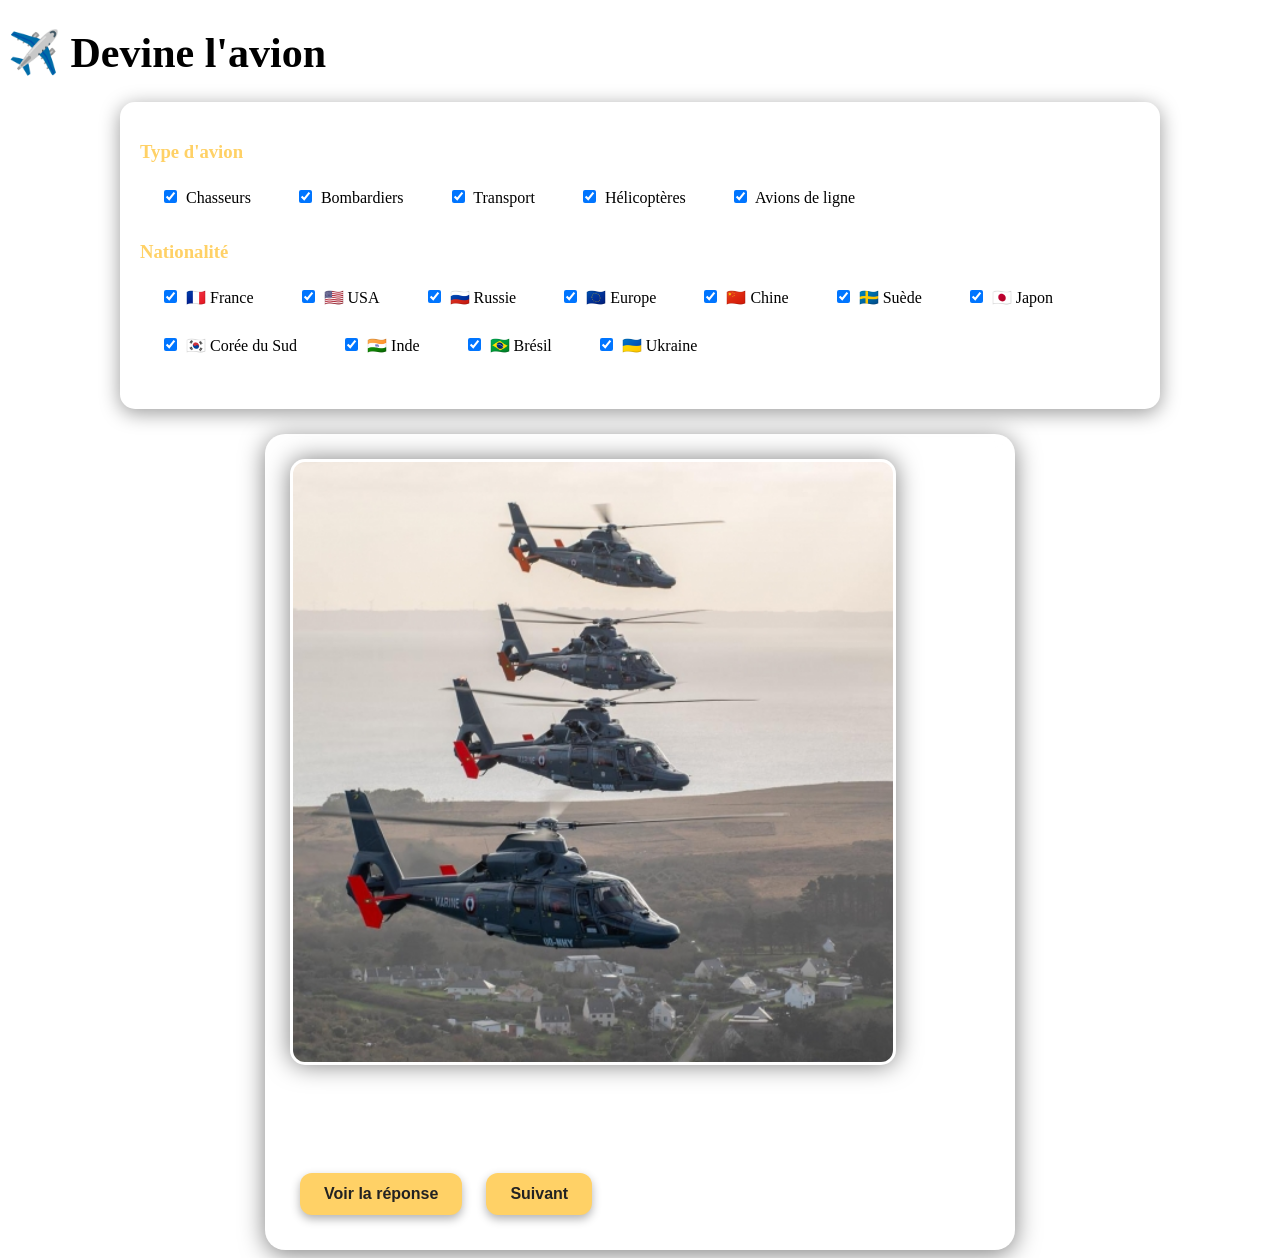
<file: index.html>
<!DOCTYPE html>
<html lang="fr">
<head>
  <meta charset="UTF-8">
  <title>Devine l'avion ✈️</title>

  <link rel="stylesheet" href="style.css">

</head>
<body>

<h1>✈️ Devine l'avion</h1>

<div id="filters">

  <!-- TYPES -->
  <div id="typeFilters" class="filter-group">
    <h3>Type d'avion</h3>

    <label><input type="checkbox" value="chasseur" checked> Chasseurs</label>
    <label><input type="checkbox" value="bombardier" checked> Bombardiers</label>
    <label><input type="checkbox" value="transport" checked> Transport</label>
    <label><input type="checkbox" value="helico" checked> Hélicoptères</label>
    <label><input type="checkbox" value="liner" checked> Avions de ligne</label>
  </div>

  <!-- NATIONALITÉS -->
  <div id="nationFilters" class="filter-group">
    <h3>Nationalité</h3>

    <label><input type="checkbox" value="france" checked> 🇫🇷 France</label>
    <label><input type="checkbox" value="usa" checked> 🇺🇸 USA</label>
    <label><input type="checkbox" value="russie" checked> 🇷🇺 Russie</label>
    <label><input type="checkbox" value="europe" checked> 🇪🇺 Europe</label>
    <label><input type="checkbox" value="chine" checked> 🇨🇳 Chine</label>
    <label><input type="checkbox" value="suede" checked> 🇸🇪 Suède</label>
    <label><input type="checkbox" value="japon" checked> 🇯🇵 Japon</label>
    <label><input type="checkbox" value="sc" checked> 🇰🇷 Corée du Sud</label>
    <label><input type="checkbox" value="inde" checked> 🇮🇳 Inde</label>
    <label><input type="checkbox" value="bresil" checked> 🇧🇷 Brésil</label>
    <label><input type="checkbox" value="ukr" checked> 🇺🇦 Ukraine</label>
  </div>

</div>

<div class="container">
  <img id="planeImage" src="" alt="Avion">
  <p id="result"></p>

  <button id="answerBtn">Voir la réponse</button>
  <button id="nextBtn">Suivant</button>
</div>

<script src="script.js"></script>
</body>
</html>
</file>
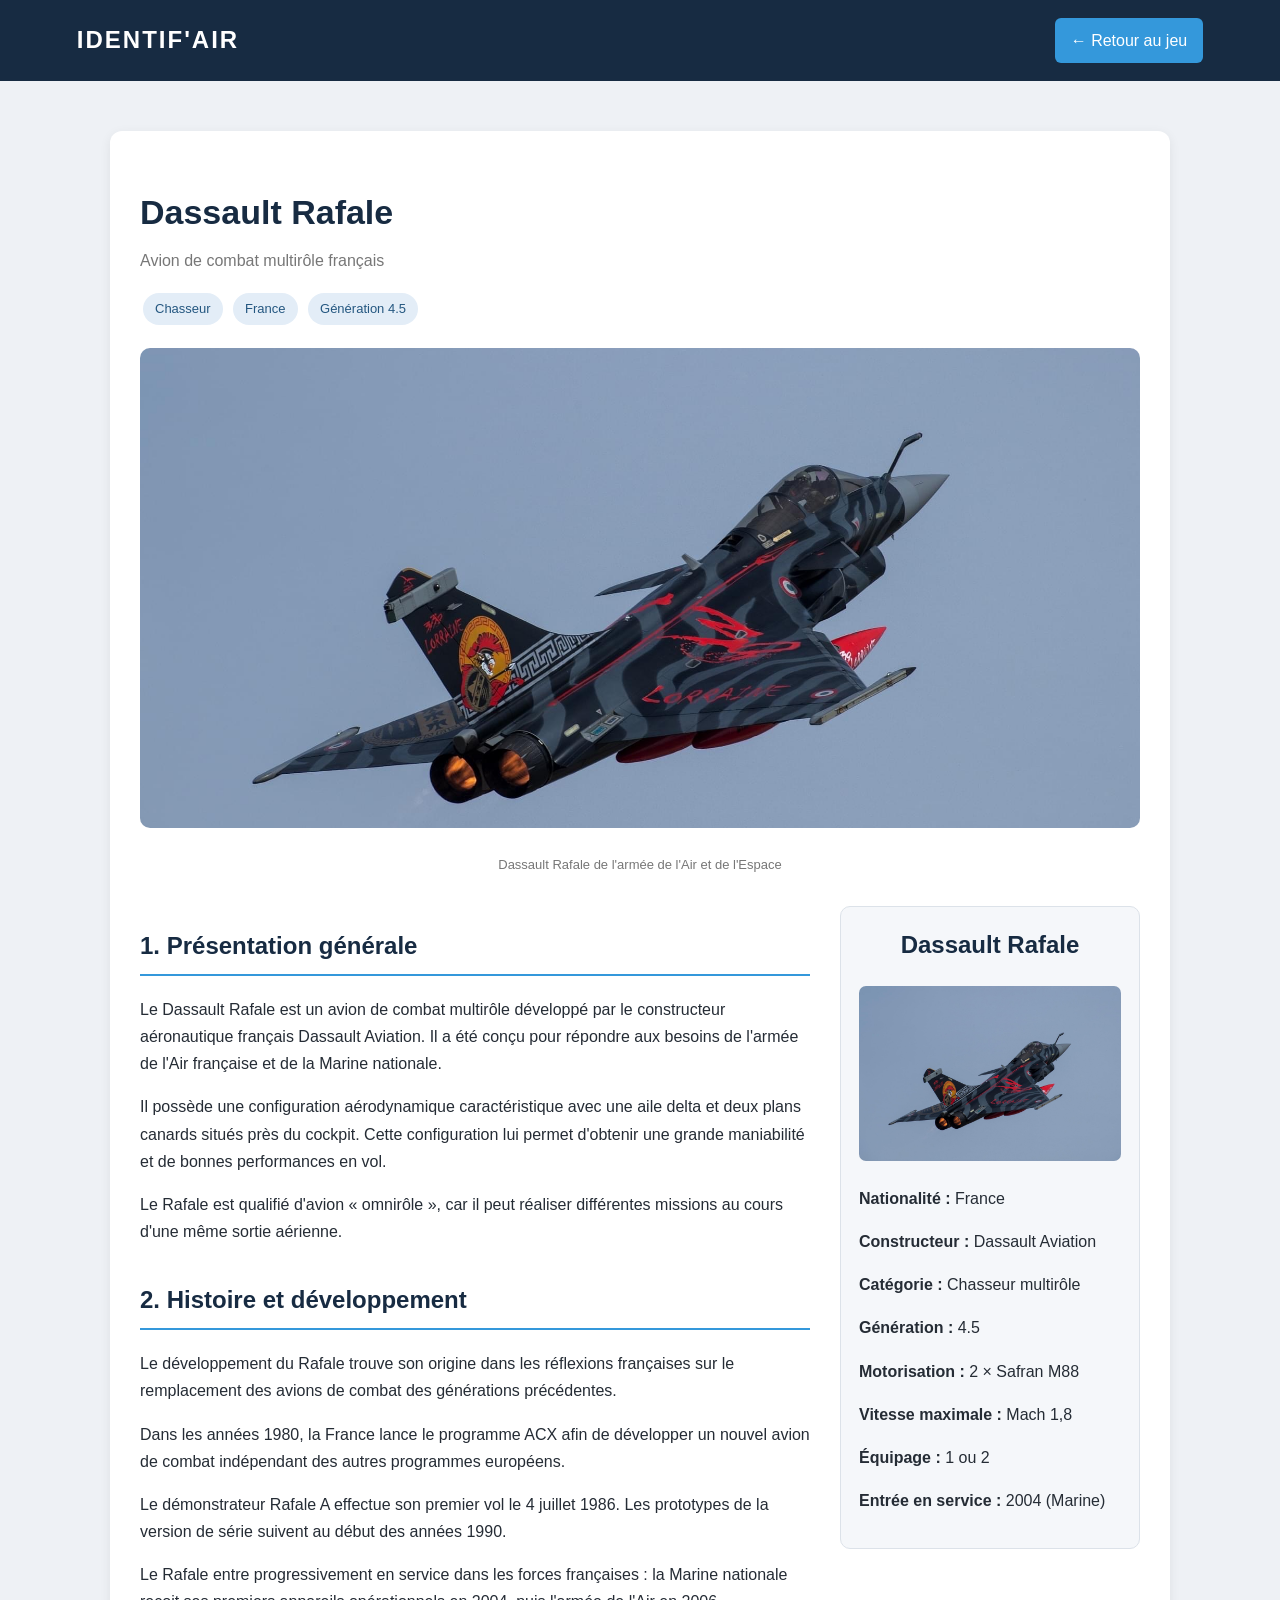
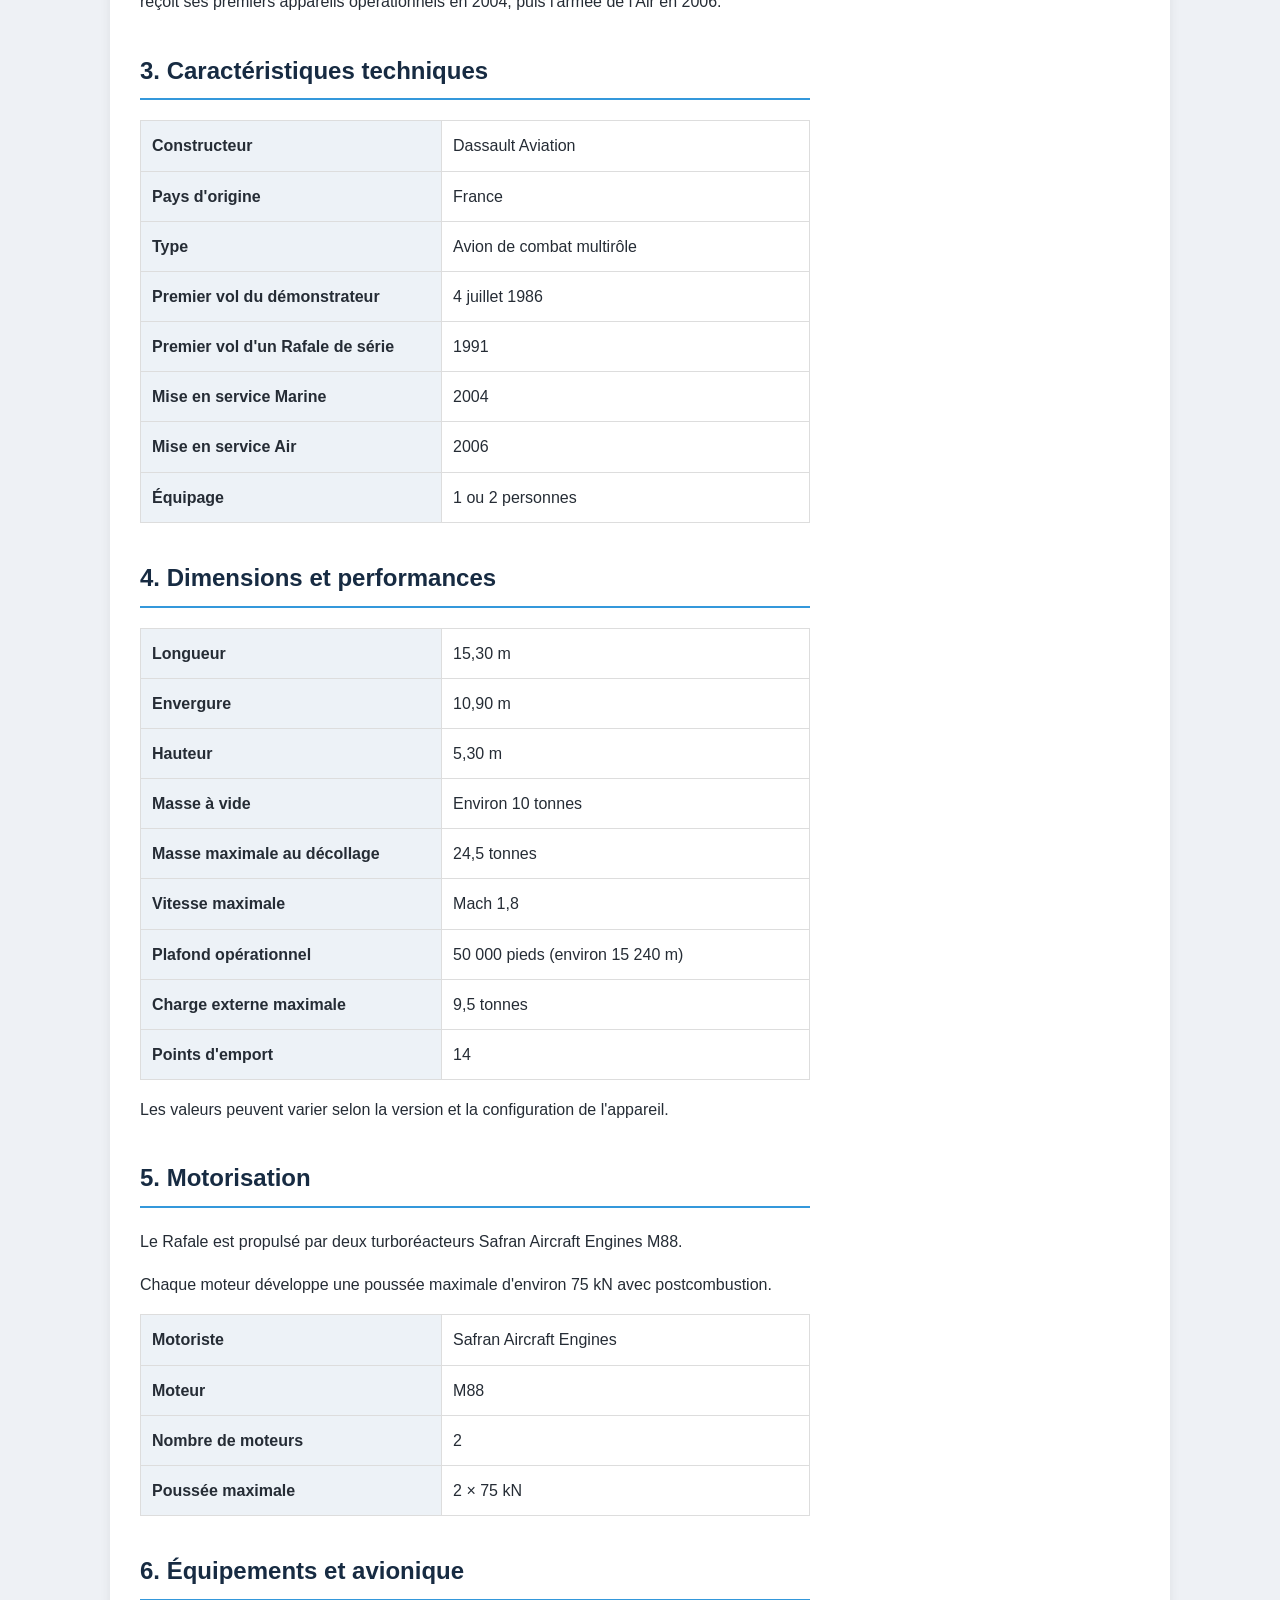
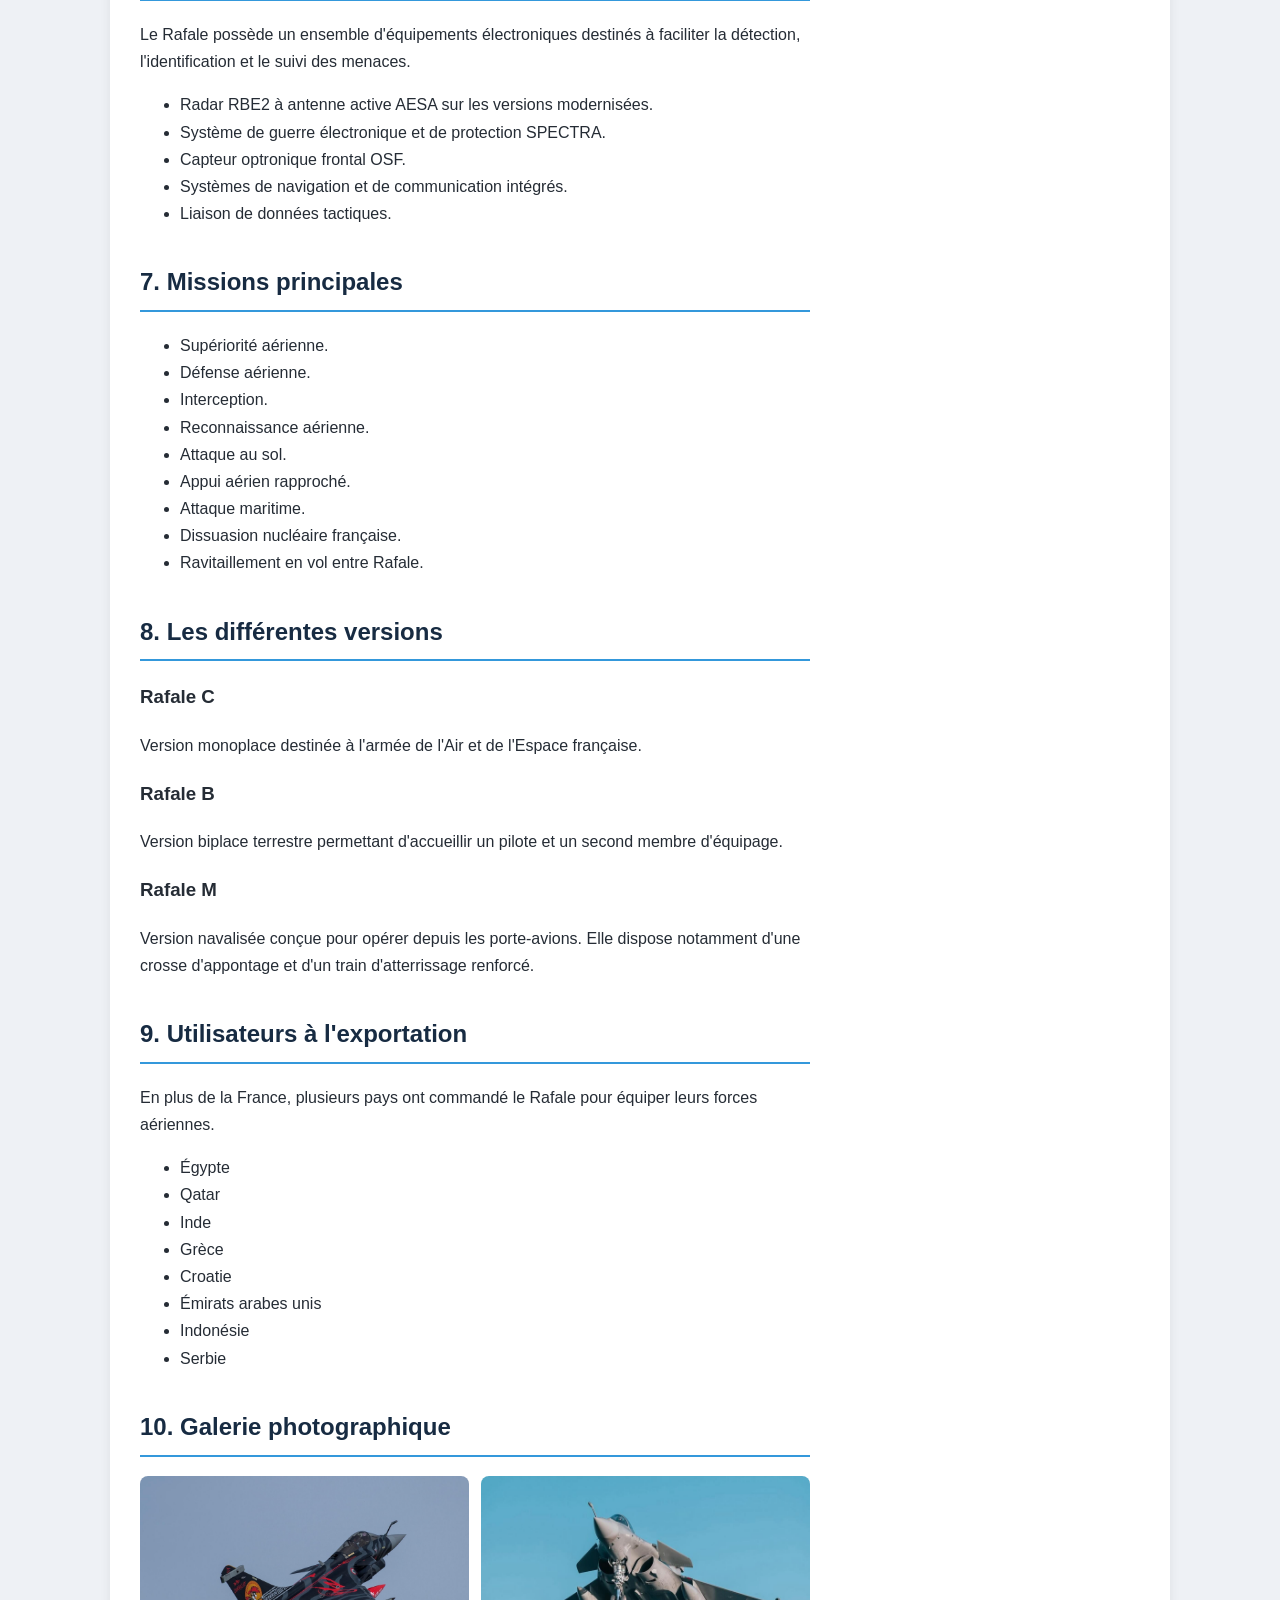
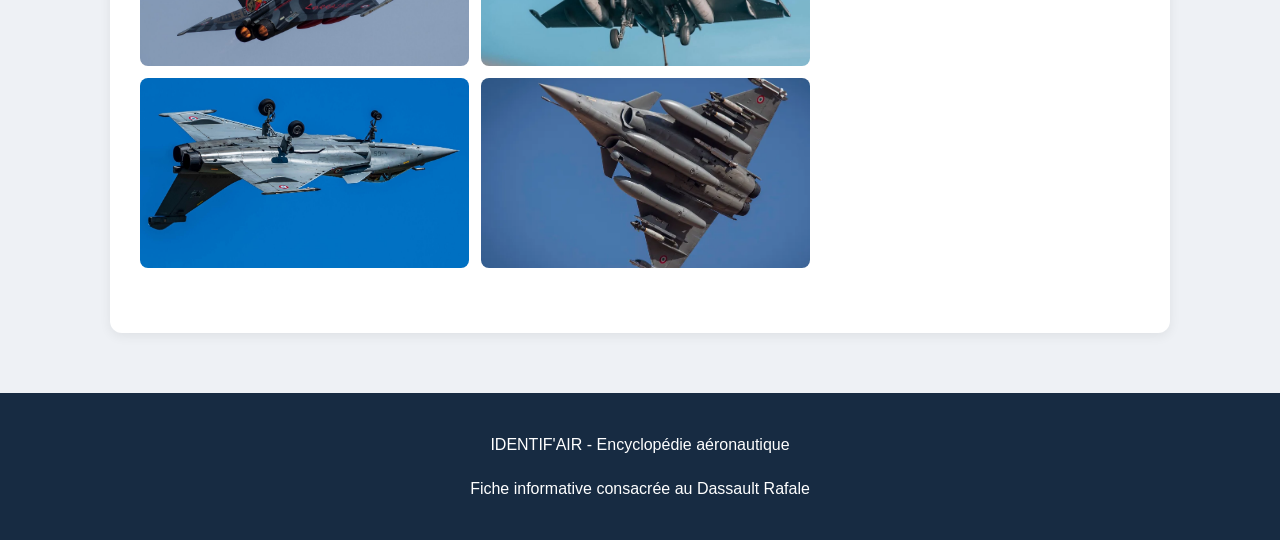
<file: pages/rafale.html>
<!DOCTYPE html>
<html lang="fr">

<head>
    <meta charset="UTF-8">
    <meta name="viewport" content="width=device-width, initial-scale=1.0">

    <title>Dassault Rafale - Identif'air</title>

    <style>
        * {
            box-sizing: border-box;
        }

        body {
            margin: 0;
            font-family: Arial, sans-serif;
            background: #eef1f5;
            color: #252c35;
            line-height: 1.7;
        }

        header {
            background: #172b42;
            color: white;
            padding: 18px 6%;
            display: flex;
            justify-content: space-between;
            align-items: center;
            flex-wrap: wrap;
            gap: 12px;
        }

        header h2 {
            margin: 0;
            letter-spacing: 2px;
        }

        header a {
            color: white;
            text-decoration: none;
            background: #3498db;
            padding: 9px 16px;
            border-radius: 6px;
        }

        header a:hover {
            background: #2176b5;
        }

        .container {
            max-width: 1100px;
            margin: 30px auto;
            padding: 20px;
        }

        .fiche {
            background: white;
            padding: 30px;
            border-radius: 12px;
            box-shadow: 0 3px 12px #00000012;
        }

        h1 {
            color: #172b42;
            font-size: 34px;
            margin-bottom: 0;
        }

        .subtitle {
            color: #777;
            margin-top: 5px;
        }

        .image-principale {
            width: 100%;
            max-height: 480px;
            object-fit: cover;
            border-radius: 10px;
            margin: 20px 0 5px;
        }

        .legende {
            color: #777;
            font-size: 13px;
            text-align: center;
        }

        .content {
            display: grid;
            grid-template-columns: 1fr 300px;
            gap: 30px;
            margin-top: 30px;
        }

        section {
            margin-bottom: 35px;
        }

        section h2 {
            color: #172b42;
            border-bottom: 2px solid #3498db;
            padding-bottom: 7px;
        }

        .infobox {
            background: #f5f7fa;
            border: 1px solid #dce2e9;
            border-radius: 10px;
            padding: 18px;
            height: fit-content;
        }

        .infobox h2 {
            text-align: center;
            color: #172b42;
            margin-top: 0;
        }

        .infobox img {
            width: 100%;
            border-radius: 7px;
        }

        table {
            width: 100%;
            border-collapse: collapse;
            margin-top: 15px;
        }

        td, th {
            border: 1px solid #ddd;
            padding: 11px;
            text-align: left;
        }

        th {
            background: #edf2f7;
            width: 45%;
        }

        .gallery {
            display: grid;
            grid-template-columns: repeat(2, 1fr);
            gap: 12px;
        }

        .gallery img {
            width: 100%;
            height: 190px;
            object-fit: cover;
            border-radius: 8px;
        }

        .tag {
            display: inline-block;
            background: #e3edf7;
            color: #245780;
            padding: 5px 12px;
            border-radius: 20px;
            font-size: 13px;
            margin: 3px;
        }

        footer {
            background: #172b42;
            color: white;
            text-align: center;
            padding: 22px;
            margin-top: 40px;
        }

        @media (max-width: 750px) {
            .content {
                grid-template-columns: 1fr;
            }

            .container {
                padding: 12px;
            }

            .fiche {
                padding: 18px;
            }

            h1 {
                font-size: 27px;
            }

            .gallery img {
                height: 130px;
            }
        }
    </style>
</head>

<body>

<header>
    <h2>IDENTIF'AIR</h2>
    <a href="../index.html">← Retour au jeu</a>
</header>

<div class="container">

<div class="fiche">

    <h1>Dassault Rafale</h1>

    <p class="subtitle">
        Avion de combat multirôle français
    </p>

    <span class="tag">Chasseur</span>
    <span class="tag">France</span>
    <span class="tag">Génération 4.5</span>

    <img
        src="../images/rafale1.jpg"
        alt="Dassault Rafale en vol"
        class="image-principale"
    >

    <p class="legende">
        Dassault Rafale de l'armée de l'Air et de l'Espace
    </p>

    <div class="content">

        <div class="texte">

            <section>
                <h2>1. Présentation générale</h2>

                <p>
                    Le Dassault Rafale est un avion de combat
                    multirôle développé par le constructeur
                    aéronautique français Dassault Aviation.

                    Il a été conçu pour répondre aux besoins
                    de l'armée de l'Air française et de la
                    Marine nationale.
                </p>

                <p>
                    Il possède une configuration
                    aérodynamique caractéristique avec une
                    aile delta et deux plans canards situés
                    près du cockpit.

                    Cette configuration lui permet d'obtenir
                    une grande maniabilité et de bonnes
                    performances en vol.
                </p>

                <p>
                    Le Rafale est qualifié d'avion
                    « omnirôle », car il peut réaliser
                    différentes missions au cours d'une
                    même sortie aérienne.
                </p>
            </section>

            <section>
                <h2>2. Histoire et développement</h2>

                <p>
                    Le développement du Rafale trouve son
                    origine dans les réflexions françaises
                    sur le remplacement des avions de combat
                    des générations précédentes.
                </p>

                <p>
                    Dans les années 1980, la France lance
                    le programme ACX afin de développer
                    un nouvel avion de combat indépendant
                    des autres programmes européens.
                </p>

                <p>
                    Le démonstrateur Rafale A effectue
                    son premier vol le 4 juillet 1986.
                    Les prototypes de la version de série
                    suivent au début des années 1990.
                </p>

                <p>
                    Le Rafale entre progressivement en
                    service dans les forces françaises :
                    la Marine nationale reçoit ses premiers
                    appareils opérationnels en 2004,
                    puis l'armée de l'Air en 2006.
                </p>
            </section>

            <section>
                <h2>3. Caractéristiques techniques</h2>

                <table>
                    <tr>
                        <th>Constructeur</th>
                        <td>Dassault Aviation</td>
                    </tr>
                    <tr>
                        <th>Pays d'origine</th>
                        <td>France</td>
                    </tr>
                    <tr>
                        <th>Type</th>
                        <td>Avion de combat multirôle</td>
                    </tr>
                    <tr>
                        <th>Premier vol du démonstrateur</th>
                        <td>4 juillet 1986</td>
                    </tr>
                    <tr>
                        <th>Premier vol d'un Rafale de série</th>
                        <td>1991</td>
                    </tr>
                    <tr>
                        <th>Mise en service Marine</th>
                        <td>2004</td>
                    </tr>
                    <tr>
                        <th>Mise en service Air</th>
                        <td>2006</td>
                    </tr>
                    <tr>
                        <th>Équipage</th>
                        <td>1 ou 2 personnes</td>
                    </tr>
                </table>
            </section>

            <section>
                <h2>4. Dimensions et performances</h2>

                <table>
                    <tr>
                        <th>Longueur</th>
                        <td>15,30 m</td>
                    </tr>
                    <tr>
                        <th>Envergure</th>
                        <td>10,90 m</td>
                    </tr>
                    <tr>
                        <th>Hauteur</th>
                        <td>5,30 m</td>
                    </tr>
                    <tr>
                        <th>Masse à vide</th>
                        <td>Environ 10 tonnes</td>
                    </tr>
                    <tr>
                        <th>Masse maximale au décollage</th>
                        <td>24,5 tonnes</td>
                    </tr>
                    <tr>
                        <th>Vitesse maximale</th>
                        <td>Mach 1,8</td>
                    </tr>
                    <tr>
                        <th>Plafond opérationnel</th>
                        <td>50 000 pieds (environ 15 240 m)</td>
                    </tr>
                    <tr>
                        <th>Charge externe maximale</th>
                        <td>9,5 tonnes</td>
                    </tr>
                    <tr>
                        <th>Points d'emport</th>
                        <td>14</td>
                    </tr>
                </table>

                <p>
                    Les valeurs peuvent varier selon la version
                    et la configuration de l'appareil.
                </p>
            </section>

            <section>
                <h2>5. Motorisation</h2>

                <p>
                    Le Rafale est propulsé par deux
                    turboréacteurs Safran Aircraft Engines
                    M88.
                </p>

                <p>
                    Chaque moteur développe une poussée
                    maximale d'environ 75 kN avec
                    postcombustion.
                </p>

                <table>
                    <tr>
                        <th>Motoriste</th>
                        <td>Safran Aircraft Engines</td>
                    </tr>
                    <tr>
                        <th>Moteur</th>
                        <td>M88</td>
                    </tr>
                    <tr>
                        <th>Nombre de moteurs</th>
                        <td>2</td>
                    </tr>
                    <tr>
                        <th>Poussée maximale</th>
                        <td>2 × 75 kN</td>
                    </tr>
                </table>
            </section>

            <section>
                <h2>6. Équipements et avionique</h2>

                <p>
                    Le Rafale possède un ensemble
                    d'équipements électroniques destinés
                    à faciliter la détection, l'identification
                    et le suivi des menaces.
                </p>

                <ul>
                    <li>
                        Radar RBE2 à antenne active AESA
                        sur les versions modernisées.
                    </li>
                    <li>
                        Système de guerre électronique
                        et de protection SPECTRA.
                    </li>
                    <li>
                        Capteur optronique frontal OSF.
                    </li>
                    <li>
                        Systèmes de navigation et de
                        communication intégrés.
                    </li>
                    <li>
                        Liaison de données tactiques.
                    </li>
                </ul>
            </section>

            <section>
                <h2>7. Missions principales</h2>

                <ul>
                    <li>Supériorité aérienne.</li>
                    <li>Défense aérienne.</li>
                    <li>Interception.</li>
                    <li>Reconnaissance aérienne.</li>
                    <li>Attaque au sol.</li>
                    <li>Appui aérien rapproché.</li>
                    <li>Attaque maritime.</li>
                    <li>Dissuasion nucléaire française.</li>
                    <li>Ravitaillement en vol entre Rafale.</li>
                </ul>
            </section>

            <section>
                <h2>8. Les différentes versions</h2>

                <h3>Rafale C</h3>
                <p>
                    Version monoplace destinée à l'armée
                    de l'Air et de l'Espace française.
                </p>

                <h3>Rafale B</h3>
                <p>
                    Version biplace terrestre permettant
                    d'accueillir un pilote et un second
                    membre d'équipage.
                </p>

                <h3>Rafale M</h3>
                <p>
                    Version navalisée conçue pour opérer
                    depuis les porte-avions. Elle dispose
                    notamment d'une crosse d'appontage
                    et d'un train d'atterrissage renforcé.
                </p>
            </section>

            <section>
                <h2>9. Utilisateurs à l'exportation</h2>

                <p>
                    En plus de la France, plusieurs pays
                    ont commandé le Rafale pour équiper
                    leurs forces aériennes.
                </p>

                <ul>
                    <li>Égypte</li>
                    <li>Qatar</li>
                    <li>Inde</li>
                    <li>Grèce</li>
                    <li>Croatie</li>
                    <li>Émirats arabes unis</li>
                    <li>Indonésie</li>
                    <li>Serbie</li>
                </ul>
            </section>

            <section>
                <h2>10. Galerie photographique</h2>

                <div class="gallery">
                    <img src="../images/rafale1.jpg"
                         alt="Rafale en vol">

                    <img src="../images/rafale2.jpg"
                         alt="Rafale en vol">

                    <img src="../images/rafale3.jpg"
                         alt="Rafale en vol">

                    <img src="../images/rafale4.jpg"
                         alt="Rafale en vol">
                </div>
            </section>

        </div>

        <aside class="infobox">

            <h2>Dassault Rafale</h2>

            <img src="../images/rafale1.jpg"
                 alt="Dassault Rafale">

            <p><strong>Nationalité :</strong> France</p>

            <p><strong>Constructeur :</strong>
                Dassault Aviation</p>

            <p><strong>Catégorie :</strong>
                Chasseur multirôle</p>

            <p><strong>Génération :</strong>
                4.5</p>

            <p><strong>Motorisation :</strong>
                2 × Safran M88</p>

            <p><strong>Vitesse maximale :</strong>
                Mach 1,8</p>

            <p><strong>Équipage :</strong>
                1 ou 2</p>

            <p><strong>Entrée en service :</strong>
                2004 (Marine)</p>

        </aside>

    </div>

</div>
</div>

<footer>
    <p>IDENTIF'AIR - Encyclopédie aéronautique</p>
    <p>Fiche informative consacrée au Dassault Rafale</p>
</footer>

</body>
</html>
</file>
<file: style.css>
<style>
  body {
    font-family: Arial, sans-serif;
    background: linear-gradient(to bottom, #0b1320, #1b2a41);
    color: white;
    margin: 0;
    padding: 20px;
    text-align: center;
  }

  h1 {
    font-size: 42px;
    margin-bottom: 25px;
    text-shadow: 0 0 10px rgba(255,255,255,0.3);
  }

  #filters {
    background: rgba(255,255,255,0.08);
    border-radius: 15px;
    padding: 20px;
    margin: auto;
    margin-bottom: 25px;
    max-width: 1000px;
    backdrop-filter: blur(8px);
    box-shadow: 0 4px 20px rgba(0,0,0,0.4);
  }

  .filter-group {
    margin-bottom: 20px;
  }

  .filter-group h3 {
    margin-bottom: 10px;
    color: #ffd166;
  }

  label {
    display: inline-block;
    margin: 6px;
    padding: 8px 14px;
    border-radius: 20px;
    background: rgba(255,255,255,0.1);
    transition: 0.2s;
    cursor: pointer;
    user-select: none;
  }

  label:hover {
    background: rgba(255,255,255,0.2);
    transform: scale(1.05);
  }

  input[type="checkbox"] {
    margin-right: 5px;
  }

  .container {
    background: rgba(255,255,255,0.08);
    border-radius: 20px;
    padding: 25px;
    max-width: 700px;
    margin: auto;
    backdrop-filter: blur(10px);
    box-shadow: 0 4px 25px rgba(0,0,0,0.5);
  }

  #planeImage {
    width: 100%;
    max-width: 600px;
    border-radius: 15px;
    margin-bottom: 20px;
    border: 3px solid rgba(255,255,255,0.15);
    box-shadow: 0 0 25px rgba(0,0,0,0.5);
    transition: transform 0.3s;
  }

  #planeImage:hover {
    transform: scale(1.02);
  }

  button {
    background: #ffd166;
    color: #222;
    border: none;
    border-radius: 12px;
    padding: 12px 24px;
    font-size: 16px;
    font-weight: bold;
    margin: 10px;
    cursor: pointer;
    transition: 0.2s;
    box-shadow: 0 4px 10px rgba(0,0,0,0.3);
  }

  button:hover {
    background: #ffb703;
    transform: translateY(-2px);
  }

  #result {
    margin-top: 20px;
    font-size: 24px;
    color: #90e0ef;
    min-height: 30px;
  }

  @media (max-width: 700px) {
    h1 {
      font-size: 30px;
    }

    label {
      display: block;
      margin: 8px auto;
      width: fit-content;
    }

    button {
      width: 90%;
      max-width: 300px;
    }
  }
</style>
</file>
